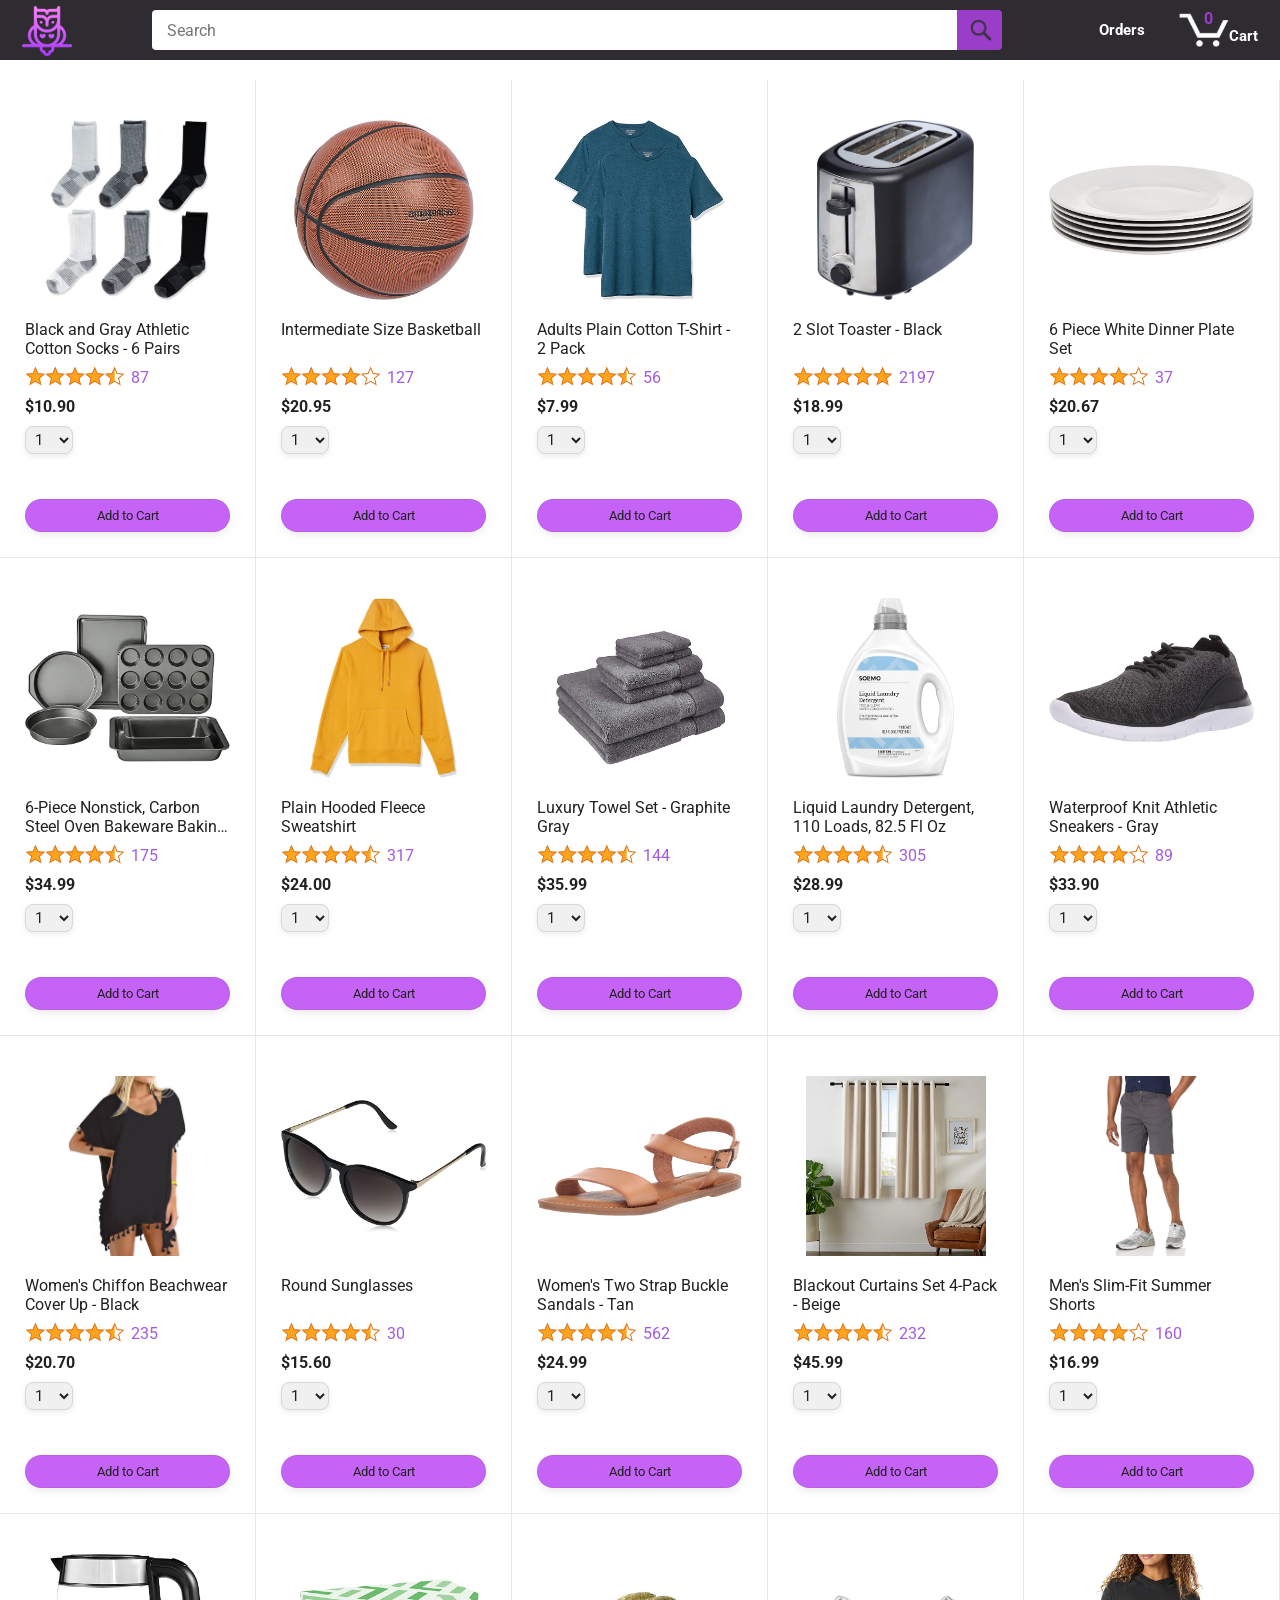
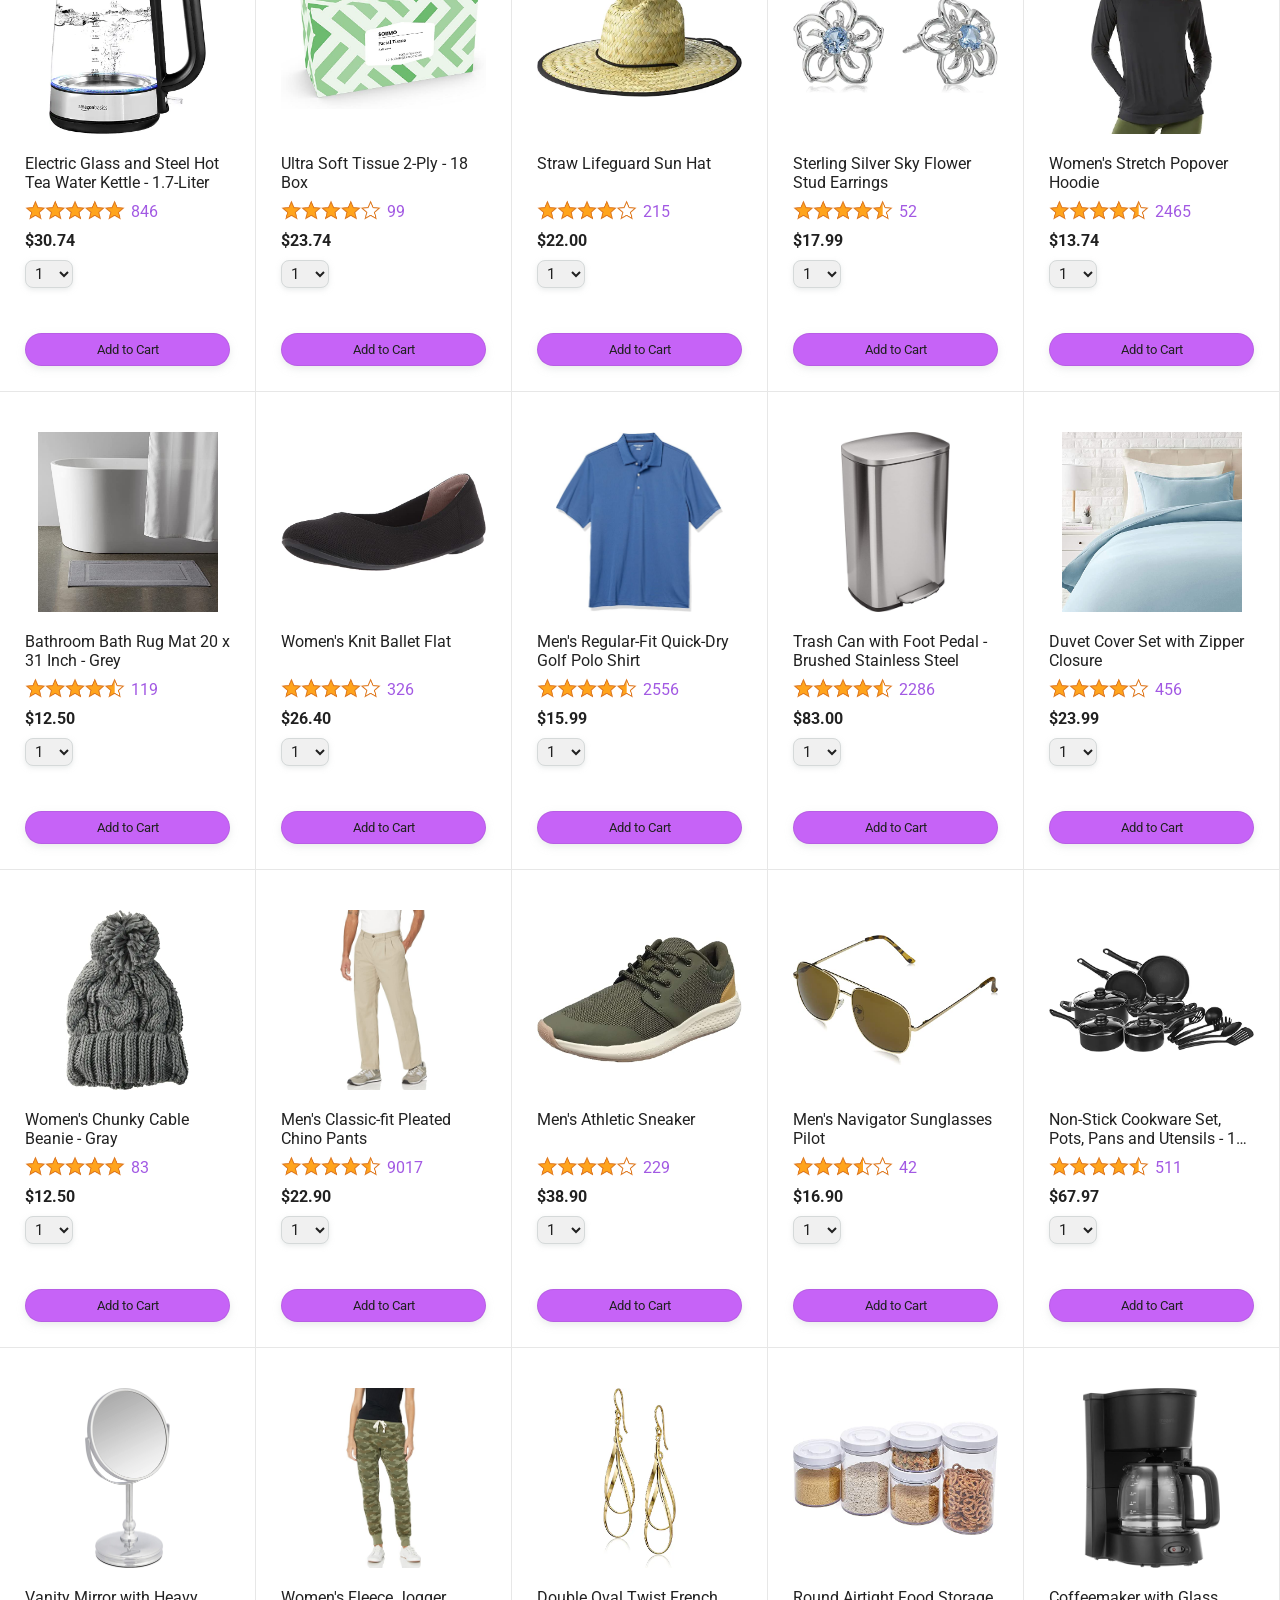
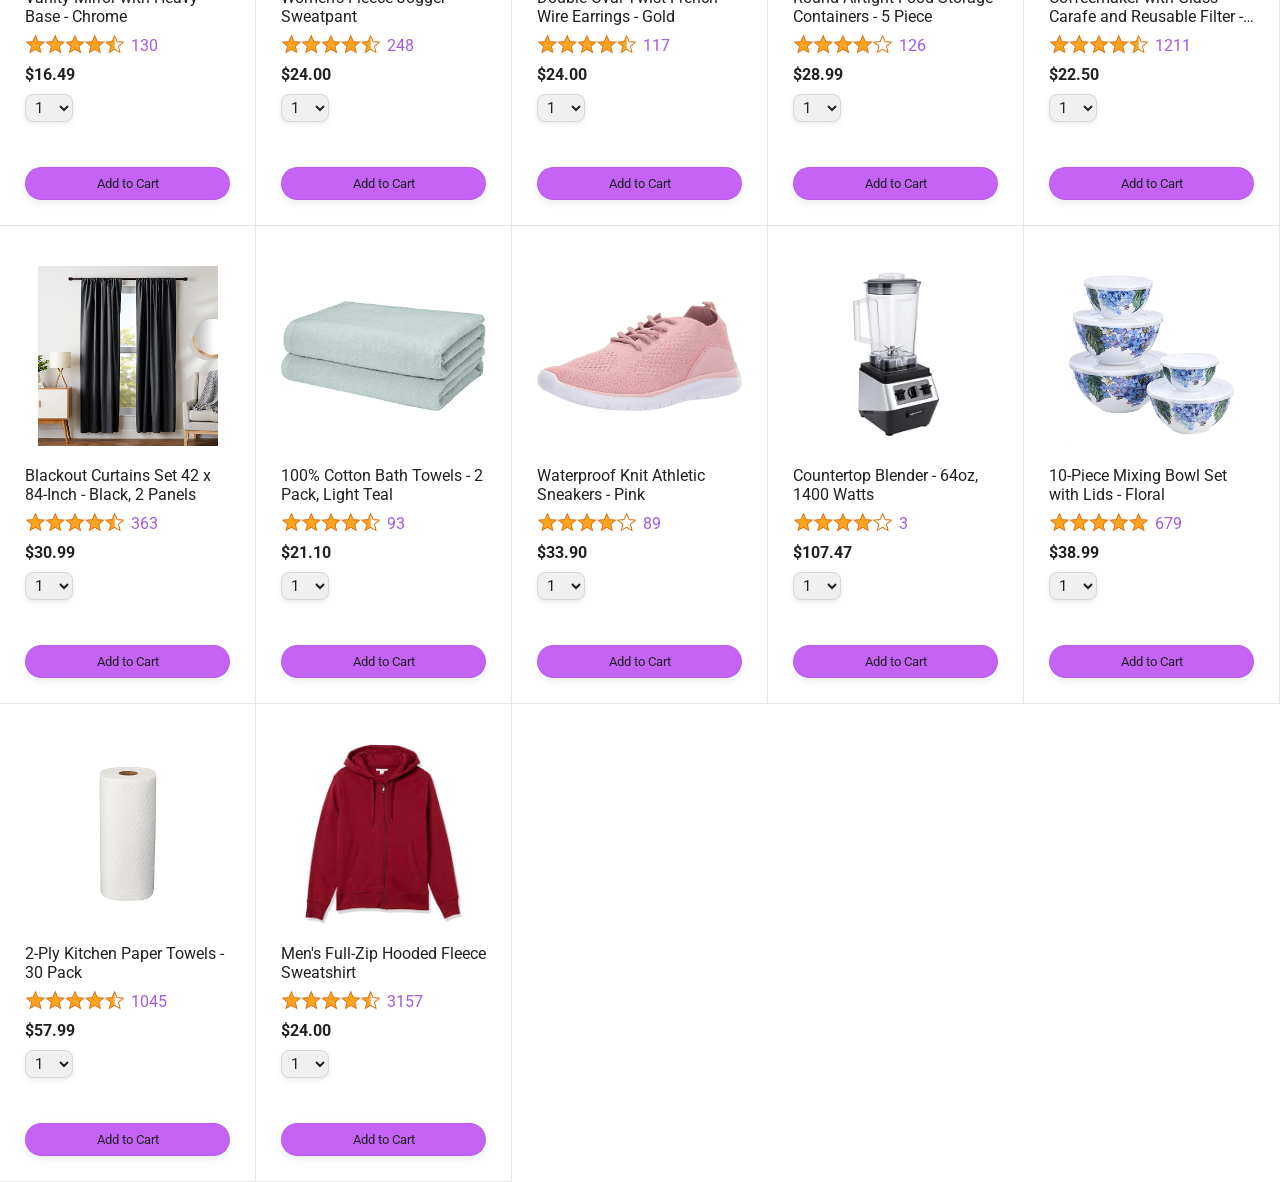
<file: index.html>
<!DOCTYPE html>
<html>
  <head>
    <title>E-Store</title>
    <link rel="icon" href="images/E-Store-logo.png" type="image/png">

    <!-- This code is needed for responsive design to work.
      (Responsive design = make the website look good on
      smaller screen sizes like a phone or a tablet). -->
    <meta name="viewport" content="width=device-width, initial-scale=1">

    <!-- Load a font called Roboto from Google Fonts. -->
    <link rel="preconnect" href="https://fonts.googleapis.com">
    <link rel="preconnect" href="https://fonts.gstatic.com" crossorigin>
    <link href="https://fonts.googleapis.com/css2?family=Roboto:wght@400;500;700&display=swap" rel="stylesheet">

    <!-- Here are the CSS files for this page. -->
    <link rel="stylesheet" href="styles/shared/general.css">
    <link rel="stylesheet" href="styles/shared/E-Store-header.css">
    <link rel="stylesheet" href="styles/pages/E-Store.css">
  </head>
  <body>
    <div class="E-Store-header">
      <div class="E-Store">
        <a href="E-Store.html" class="header-link">
          <img class="E-Store-logo"
            src="images/E-Store-logo.png">
        </a>
      </div>

      <div class="E-Store-header-middle-section">
        <input class="search-bar" type="text" placeholder="Search">

        <button class="search-button">
          <img class="search-icon" src="images/icons/search-icon.png">
        </button>
      </div>

      <div class="E-Store-header-right-section">
        <a class="orders-link header-link" href="orders.html">
          <span class="orders-text">Orders</span>
        </a>

        <a class="cart-link header-link" href="checkout.html">
          <img class="cart-icon" src="images/icons/cart-icon.png">
          <div class="cart-quantity  js-cart-quantity">0</div>
          <div class="cart-text">Cart</div>
        </a>
      </div>
    </div>
     
    <div class="main">
      <div class="products-grid js-products-grid">
      </div>
    </div>

    <script type="module" src="scripts/E-Store.js"></script>
  </body>
</html>
</file>
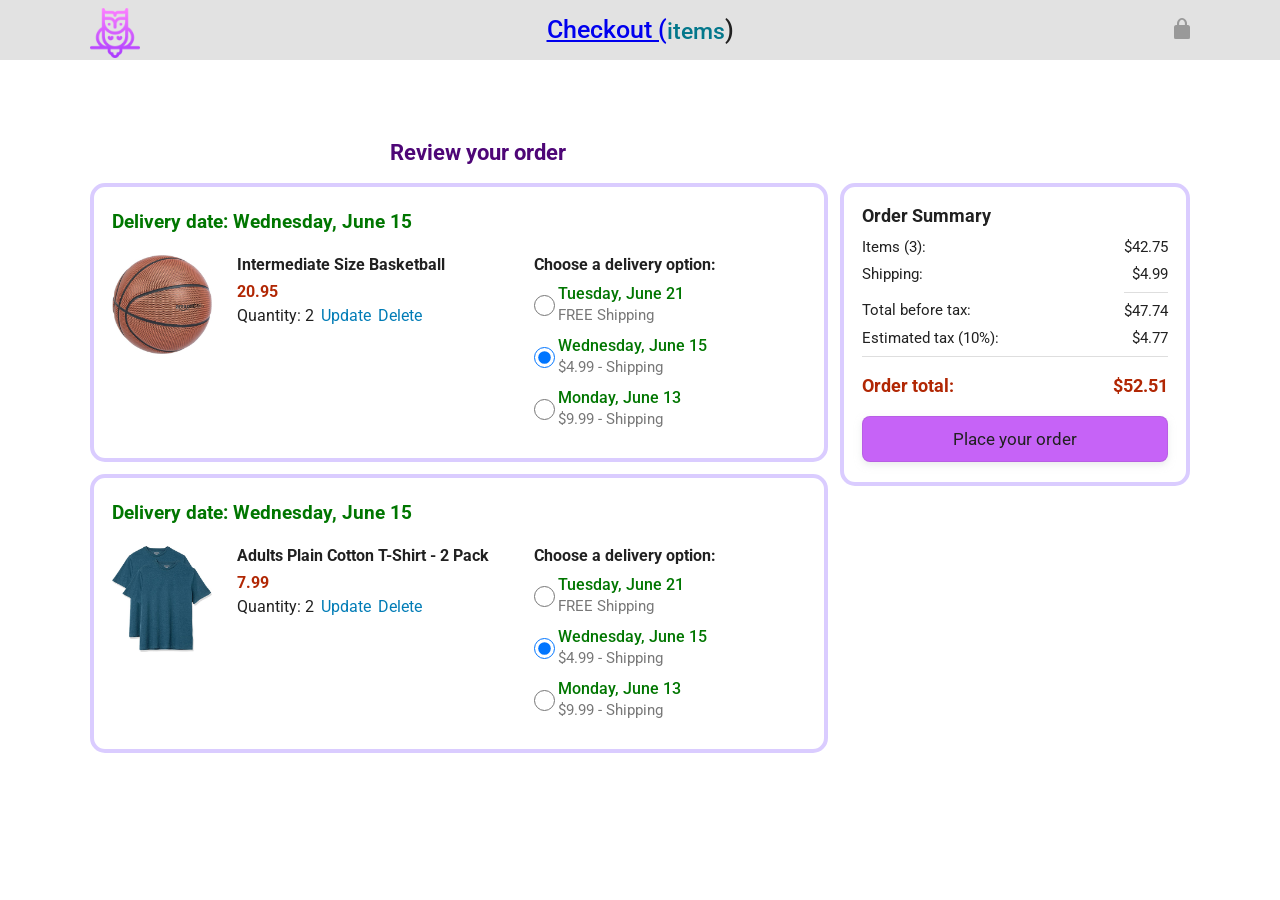
<file: checkout.html>
<!DOCTYPE html>
<html>
  <head>
    <title>Checkout</title>
    <link rel="icon" href="images/E-Store-logo.png" type="image/png">
    <!-- This code is needed for responsive design to work.
      (Responsive design = make the website look good on
      smaller screen sizes like a phone or a tablet). -->
    <meta name="viewport" content="width=device-width, initial-scale=1">

    <!-- Load a font called Roboto from Google Fonts. -->
    <link rel="preconnect" href="https://fonts.googleapis.com">
    <link rel="preconnect" href="https://fonts.gstatic.com" crossorigin>
    <link href="https://fonts.googleapis.com/css2?family=Roboto:wght@400;500;700&display=swap" rel="stylesheet">

    <!-- Here are the CSS files for this page. -->
    <link rel="stylesheet" href="styles/shared/general.css">
    <link rel="stylesheet" href="styles/pages/checkout/checkout-header.css">
    <link rel="stylesheet" href="styles/pages/checkout/checkout.css">
  </head>
  <body>
    <div class="checkout-header">
      <div class="header-content">
        <div class="checkout-header-left-section">
          <a href="E-Store.html">
            <img class="E-Store-logo" src="images/E-Store-logo.png">
        </div>

        <div class="checkout-header-middle-section">
          Checkout (<a class="return-to-home-link"
            href="E-Store.html">items</a>)
        </div>

        <div class="checkout-header-right-section">
          <img src="images/icons/checkout-lock-icon.png">
        </div>
      </div>
    </div>

    <div class="main">
      <div class="page-title">Review your order</div>

      <div class="checkout-grid">
        <div class="order-summary js-order-summary ">
          
        </div>

        <div class="payment-summary">
          <div class="payment-summary-title">
            Order Summary
          </div>

          <div class="payment-summary-row">
            <div>Items (3):</div>
            <div class="payment-summary-money">$42.75</div>
          </div>

          <div class="payment-summary-row">
            <div>Shipping:</div>
            <div class="payment-summary-money">$4.99</div>
          </div>

          <div class="payment-summary-row subtotal-row">
            <div>Total before tax:</div>
            <div class="payment-summary-money">$47.74</div>
          </div>

          <div class="payment-summary-row">
            <div>Estimated tax (10%):</div>
            <div class="payment-summary-money">$4.77</div>
          </div>

          <div class="payment-summary-row total-row">
            <div>Order total:</div>
            <div class="payment-summary-money">$52.51</div>
          </div>

          <button class="place-order-button button-primary">
            Place your order
          </button>
        </div>
      </div>
    </div>
    <script type = "module" src="scripts/checkout.js"></script>
  </body>
</html>
</file>
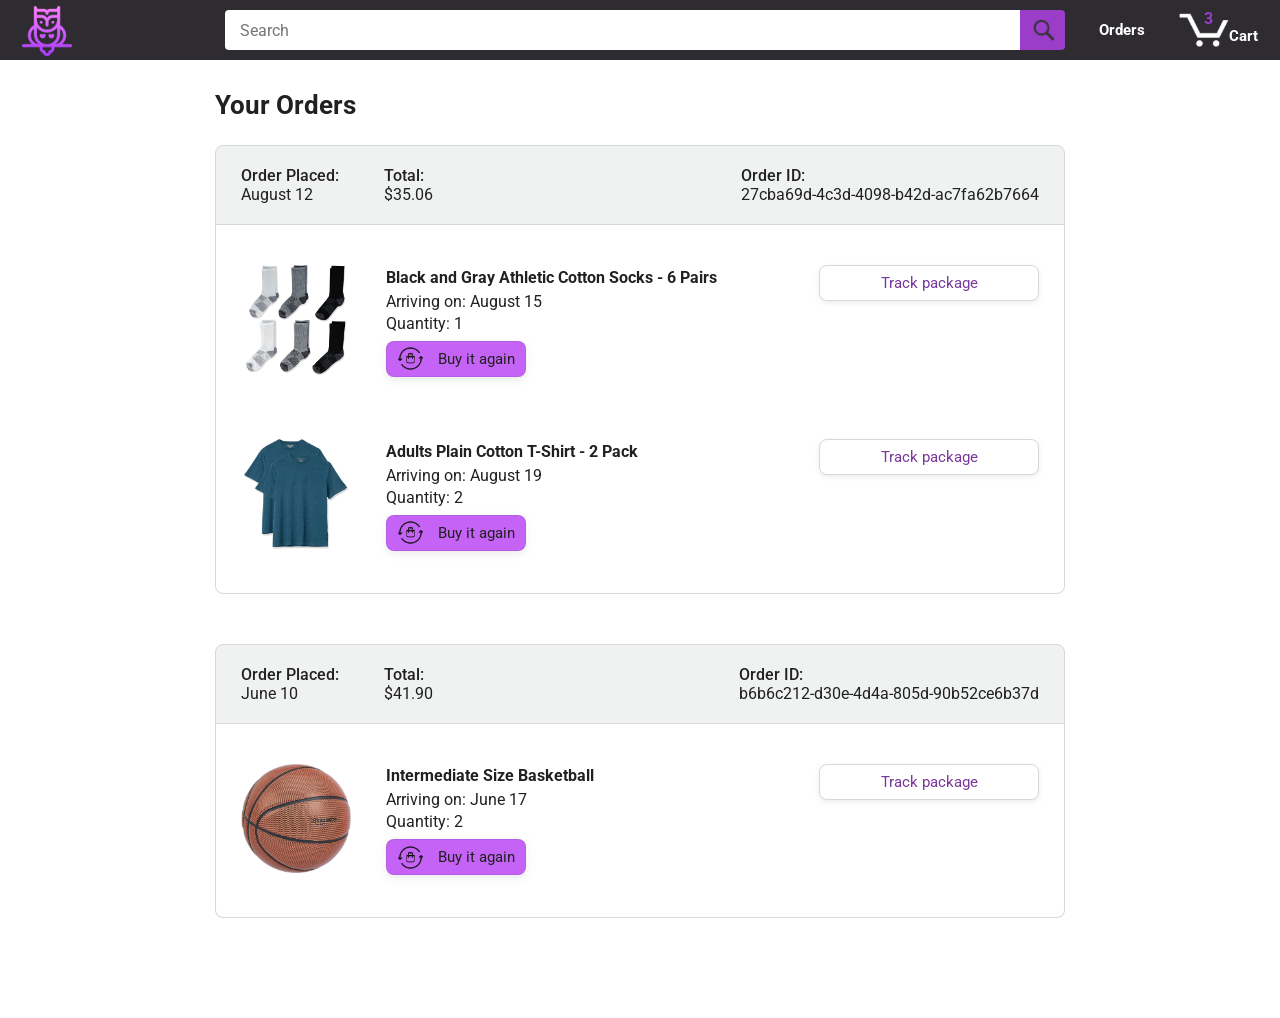
<file: orders.html>
<!DOCTYPE html>
<html>
  <head>
    <title>Orders</title>
    <link rel="icon" href="images/E-Store-logo.png" type="image/png">
    <!-- This code is needed for responsive design to work.
      (Responsive design = make the website look good on
      smaller screen sizes like a phone or a tablet). -->
    <meta name="viewport" content="width=device-width, initial-scale=1">

    <!-- Load a font called Roboto from Google Fonts. -->
    <link rel="preconnect" href="https://fonts.googleapis.com">
    <link rel="preconnect" href="https://fonts.gstatic.com" crossorigin>
    <link href="https://fonts.googleapis.com/css2?family=Roboto:wght@400;500;700&display=swap" rel="stylesheet">

    <!-- Here are the CSS files for this page. -->
    <link rel="stylesheet" href="styles/shared/general.css">
    <link rel="stylesheet" href="styles/shared/E-Store-header.css">
    <link rel="stylesheet" href="styles/pages/orders.css">
  </head>
  <body>
    <div class="E-Store-header">
      <div class="E-Store-header-left-section">
        <a href="E-Store.html" class="header-link">
          <img class="E-Store-logo"
            src="images/E-Store-logo.png">
        </a>
      </div>

      <div class="E-Store-header-middle-section">
        <input class="search-bar" type="text" placeholder="Search">

        <button class="search-button">
          <img class="search-icon" src="images/icons/search-icon.png">
        </button>
      </div>

      <div class="E-Store-header-right-section">
        <a class="orders-link header-link" href="orders.html">
          <span class="orders-text">Orders</span>
        </a>

        <a class="cart-link header-link" href="checkout.html">
          <img class="cart-icon" src="images/icons/cart-icon.png">
          <div class="cart-quantity">3</div>
          <div class="cart-text">Cart</div>
        </a>
      </div>
    </div>

    <div class="main">
      <div class="page-title">Your Orders</div>

      <div class="orders-grid">
        <div class="order-container">
          
          <div class="order-header">
            <div class="order-header-left-section">
              <div class="order-date">
                <div class="order-header-label">Order Placed:</div>
                <div>August 12</div>
              </div>
              <div class="order-total">
                <div class="order-header-label">Total:</div>
                <div>$35.06</div>
              </div>
            </div>

            <div class="order-header-right-section">
              <div class="order-header-label">Order ID:</div>
              <div>27cba69d-4c3d-4098-b42d-ac7fa62b7664</div>
            </div>
          </div>

          <div class="order-details-grid">
            <div class="product-image-container">
              <img src="images/products/athletic-cotton-socks-6-pairs.jpg">
            </div>

            <div class="product-details">
              <div class="product-name">
                Black and Gray Athletic Cotton Socks - 6 Pairs
              </div>
              <div class="product-delivery-date">
                Arriving on: August 15
              </div>
              <div class="product-quantity">
                Quantity: 1
              </div>
              <button class="buy-again-button button-primary">
                <img class="buy-again-icon" src="images/icons/buy-again.png">
                <span class="buy-again-message">Buy it again</span>
              </button>
            </div>

            <div class="product-actions">
              <a href="tracking.html">
                <button class="track-package-button button-secondary">
                  Track package
                </button>
              </a>
            </div>

            <div class="product-image-container">
              <img src="images/products/adults-plain-cotton-tshirt-2-pack-teal.jpg">
            </div>

            <div class="product-details">
              <div class="product-name">
                Adults Plain Cotton T-Shirt - 2 Pack
              </div>
              <div class="product-delivery-date">
                Arriving on: August 19
              </div>
              <div class="product-quantity">
                Quantity: 2
              </div>
              <button class="buy-again-button button-primary">
                <img class="buy-again-icon" src="images/icons/buy-again.png">
                <span class="buy-again-message">Buy it again</span>
              </button>
            </div>

            <div class="product-actions">
              <a href="tracking.html">
                <button class="track-package-button button-secondary">
                  Track package
                </button>
              </a>
            </div>
          </div>
        </div>

        <div class="order-container">

          <div class="order-header">
            <div class="order-header-left-section">
              <div class="order-date">
                <div class="order-header-label">Order Placed:</div>
                <div>June 10</div>
              </div>
              <div class="order-total">
                <div class="order-header-label">Total:</div>
                <div>$41.90</div>
              </div>
            </div>

            <div class="order-header-right-section">
              <div class="order-header-label">Order ID:</div>
              <div>b6b6c212-d30e-4d4a-805d-90b52ce6b37d</div>
            </div>
          </div>

          <div class="order-details-grid">
            <div class="product-image-container">
              <img src="images/products/intermediate-composite-basketball.jpg">
            </div>

            <div class="product-details">
              <div class="product-name">
                Intermediate Size Basketball
              </div>
              <div class="product-delivery-date">
                Arriving on: June 17
              </div>
              <div class="product-quantity">
                Quantity: 2
              </div>
              <button class="buy-again-button button-primary">
                <img class="buy-again-icon" src="images/icons/buy-again.png">
                <span class="buy-again-message">Buy it again</span>
              </button>
            </div>

            <div class="product-actions">
              <a href="tracking.html">
                <button class="track-package-button button-secondary">
                  Track package
                </button>
              </a>
            </div>
          </div>
        </div>
      </div>
    </div>
  </body>
</html>
</file>
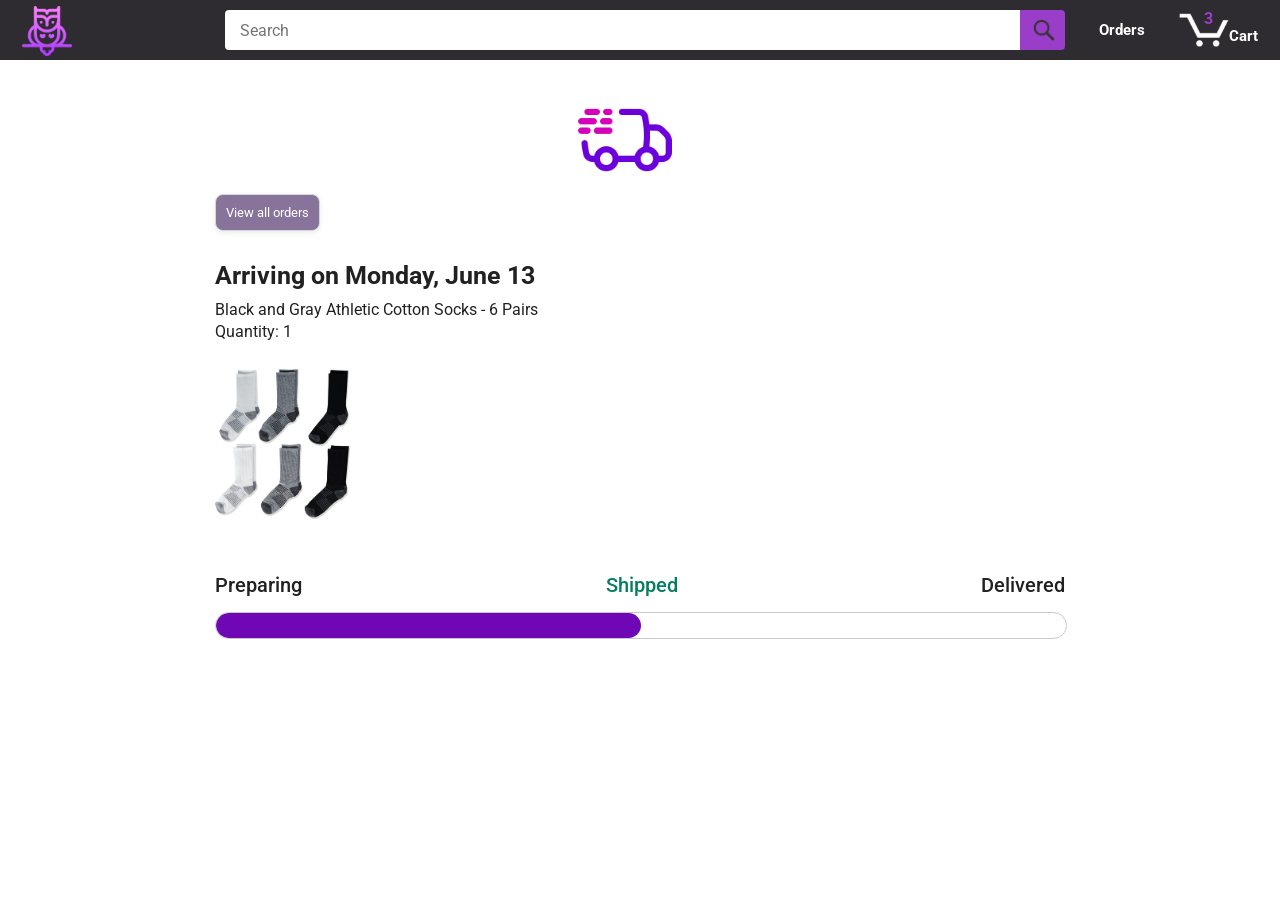
<file: tracking.html>
<!DOCTYPE html>
<html>
  <head>
    <title>Tracking</title>
    <link rel="icon" href="images/E-Store-logo.png" type="image/png">
    <!-- This code is needed for responsive design to work.
      (Responsive design = make the website look good on
      smaller screen sizes like a phone or a tablet). -->
    <meta name="viewport" content="width=device-width, initial-scale=1">

    <!-- Load a font called Roboto from Google Fonts. -->
    <link rel="preconnect" href="https://fonts.googleapis.com">
    <link rel="preconnect" href="https://fonts.gstatic.com" crossorigin>
    <link href="https://fonts.googleapis.com/css2?family=Roboto:wght@400;500;700&display=swap" rel="stylesheet">

    <!-- Here are the CSS files for this page. -->
    <link rel="stylesheet" href="styles/shared/general.css">
    <link rel="stylesheet" href="styles/shared/E-Store-header.css">
    <link rel="stylesheet" href="styles/pages/tracking.css">
  </head>
  <body>
    <div class="E-Store-header">
      <div class="E-Store-header-left-section">
        <a href="E-Store.html" class="header-link">
          <img class="E-Store-logo"
            src="images/E-Store-logo.png">
        </a>
      </div>

      <div class="E-Store-header-middle-section">
        <input class="search-bar" type="text" placeholder="Search">

        <button class="search-button">
          <img class="search-icon" src="images/icons/search-icon.png">
        </button>
      </div>

      <div class="E-Store-header-right-section">
        <a class="orders-link header-link" href="orders.html">
          <span class="orders-text">Orders</span>
        </a>

        <a class="cart-link header-link" href="checkout.html">
          <img class="cart-icon" src="images/icons/cart-icon.png">
          <div class="cart-quantity">3</div>
          <div class="cart-text">Cart</div>
        </a>
      </div>
    </div>

    <div class="main">

      <img src="images/icons/truck.png" class="truck-icon">

      <div class="order-tracking">
        <button class="back-to-orders button-secondary" onclick="window.location.href='orders.html'">
          View all orders
        </button>

        <div class="delivery-date">
          Arriving on Monday, June 13
        </div>

        <div class="product-info">
          Black and Gray Athletic Cotton Socks - 6 Pairs
        </div>

        <div class="product-info">
          Quantity: 1
        </div>

        <img class="product-image" src="images/products/athletic-cotton-socks-6-pairs.jpg">

        <div class="progress-labels-container">
          <div class="progress-label">
            Preparing
          </div>
          <div class="progress-label current-status">
            Shipped
          </div>
          <div class="progress-label">
            Delivered
          </div>
        </div>

        <div class="progress-bar-container">
          <div class="progress-bar"></div>
        </div>
      </div>

    </div>
  </body>
</html>
</file>
<file: styles/shared/general.css>
body {
  font-family: Roboto, Arial;
  color: rgb(33, 33, 33);
  margin: 0;
}


p {
  margin: 0;
}

button {
  cursor: pointer;
}

select {
  cursor: pointer;
}

input, select, button {
  font-family: Roboto, Arial;
}

.button-primary {
  color: rgb(33, 33, 33);
  background-color: rgb(198, 99, 247);
  border: 1px solid rgba(125, 74, 150, 0.188);
  border-radius: 8px;
  cursor: pointer;
  box-shadow: 0 3px 7px rgba(213, 217, 217, 0.5);
}

.button-primary:hover {
  background-color: rgb(183, 88, 230);
  border: 1px solid rgba(198, 99, 247, 0.24);
}

.button-primary:active {
  background: rgb(160, 30, 225);
  border-color: rgb(198, 99, 247);
  box-shadow: none;
}

.button-secondary {
  color: rgba(100, 23, 136, 0.853);
  background: white;
  border: 1px solid rgb(213, 217, 217);
  border-radius: 8px;
  cursor: pointer;
  box-shadow: 0 2px 5px rgba(213, 217, 217, 0.5);
}

.button-secondary:hover {
  background-color: rgb(249, 244, 251);
}

.button-secondary:active {
  background-color: rgb(245, 234, 250);
  box-shadow: none;
}

/* These styles will limit text to 2 lines. Anything
   beyond 2 lines will be replaced with "..."
   You can find this code by using an A.I. tool or by
   searching in Google.
   https://css-tricks.com/almanac/properties/l/line-clamp/ */
.limit-text-to-2-lines {
  display: -webkit-box;
  -webkit-line-clamp: 2;
  -webkit-box-orient: vertical;
  overflow: hidden;
}

.link-primary {
  color: rgb(1, 124, 182);
  cursor: pointer;
}

.link-primary:hover {
  color: rgb(196, 80, 0);
}

/* Styles for dropdown selectors. */
select {
  color: rgb(33, 33, 33);
  background-color: rgb(240, 240, 240);
  border: 1px solid rgb(213, 217, 217);
  border-radius: 8px;
  padding: 3px 5px;
  font-size: 15px;
  cursor: pointer;
  box-shadow: 0 2px 5px rgba(213, 217, 217, 0.5);
}

select:focus,

input:focus {
  outline: 2px solid rgb(255, 153, 0);
}
</file>
<file: styles/shared/E-Store-header.css>
.E-Store-header {
  background-color: rgba(4, 0, 7, 0.829);
  color: white;
  padding-left: 15px;
  padding-right: 15px;

  display:flex;
  align-items: center;
  justify-content: space-between;

  position: fixed;
  top: 0;
  left: 0;
  right: 0;
  height: 60px;
}

.E-Store-header-left-section {
  width: 200px;
}

@media (max-width: 800px) {
  .E-Store-header-left-section {
    width: unset;
  }
}

.header-link {
  display: inline-block;
  padding: 6px;
  border-radius: 2px;
  cursor: pointer;
  text-decoration: none;
  border: 1px solid rgba(0, 0, 0, 0);
}


.E-Store-logo {
  width: 50px;
  margin-top: 5px;
}


.E-Store-header-middle-section {
  flex: 1;
  max-width: 850px;
  margin-left: 10px;
  margin-right: 20px;
  display: flex;
}

.search-bar {
  flex: 1;
  width: 0;
  font-size: 16px;
  height: 38px;
  padding-left: 15px;
  border: none;
  border-top-left-radius: 4px;
  border-bottom-left-radius: 4px;
  border-top-right-radius: 0;
  border-bottom-right-radius: 0;
}


.search-button {
  background-color: rgb(154, 62, 201);
  border: none;
  width: 45px;
  height: 40px;
  border-top-right-radius: 4px;
  border-bottom-right-radius: 4px;
  flex-shrink: 0;
}

.search-icon {
  height: 22px;
  margin-left: 2px;
  margin-top: 3px;
}

.E-Store-header-right-section {
  width: 180px;
  flex-shrink: 0;
  display: flex;
  justify-content: end;
}

.orders-link {
  color: white;
}

.orders-text {
  padding: 10px 20px;
  display: block;
  font-size: 15px;
  font-weight: 700;
}

.cart-link {
  color: white;
  display: flex;
  align-items: center;
  position: relative;
}

.cart-icon {
  width: 50px;
}

.cart-text {
  margin-top: 12px;
  font-size: 15px;
  font-weight: 700;
}

.cart-quantity {
  color: rgb(154, 62, 201);
  font-size: 16px;
  font-weight: 700;

  position: absolute;
  top: 4px;
  left: 22px;
  
  width: 26px;
  text-align: center;
}
</file>
<file: styles/pages/E-Store.css>
.main {
  margin-top: 80px;
}

.products-grid {
  display: grid;

  /* - In CSS Grid, 1fr means a column will take up the
       remaining space in the grid.
     - If we write 1fr 1fr ... 1fr; 8 times, this will
       divide the grid into 8 columns, each taking up an
       equal amount of the space.
     - repeat(8, 1fr); is a shortcut for repeating "1fr"
       8 times (instead of typing out "1fr" 8 times).
       repeat(...) is a special property that works with
       display: grid; */
  grid-template-columns: repeat(8, 1fr);
}

/* @media is used to create responsive design (making the
   website look good on any screen size). This @media
   means when the screen width is 2000px or less, we
   will divide the grid into 7 columns instead of 8. */
@media (max-width: 2000px) {
  .products-grid {
    grid-template-columns: repeat(7, 1fr);
  }
}

/* This @media means when the screen width is 1600px or
   less, we will divide the grid into 6 columns. */
@media (max-width: 1600px) {
  .products-grid {
    grid-template-columns: repeat(6, 1fr);
  }
}

@media (max-width: 1300px) {
  .products-grid {
    grid-template-columns: repeat(5, 1fr);
  }
}

@media (max-width: 1000px) {
  .products-grid {
    grid-template-columns: repeat(4, 1fr);
  }
}

@media (max-width: 800px) {
  .products-grid {
    grid-template-columns: repeat(3, 1fr);
  }
}

@media (max-width: 575px) {
  .products-grid {
    grid-template-columns: repeat(2, 1fr);
  }
}

@media (max-width: 450px) {
  .products-grid {
    grid-template-columns: 1fr;
  }
}

.product-container {
  padding-top: 40px;
  padding-bottom: 25px;
  padding-left: 25px;
  padding-right: 25px;

  border-right: 1px solid rgb(231, 231, 231);
  border-bottom: 1px solid rgb(231, 231, 231);

  display: flex;
  flex-direction: column;
}

.product-image-container {
  display: flex;
  justify-content: center;
  align-items: center;

  height: 180px;
  margin-bottom: 20px;
}

.product-image {
  /* Images will overflow their container by default. To
    prevent this, we set max-width and max-height to 100%
    so they stay inside their container. */
  max-width: 100%;
  max-height: 100%;
}

.product-name {
  height: 40px;
  margin-bottom: 5px;
}

.product-rating-container {
  display: flex;
  align-items: center;
  margin-bottom: 10px;
}

.product-rating-stars {
  width: 100px;
  margin-right: 6px;
}

.product-rating-count {
  color: rgba(151, 68, 223, 0.889);
  cursor: pointer;
  margin-top: 3px;
}

.product-price {
  font-weight: 700;
  margin-bottom: 10px;
}

.product-quantity-container {
  margin-bottom: 17px;
}

.product-spacer {
  flex: 1;
}

.added-to-cart {
  color: rgb(6, 125, 98);
  font-size: 16px;

  display: flex;
  align-items: center;
  margin-bottom: 8px;

  /* At first, the "Added to cart" message will
     be invisible. Use JavaScript to change the
     opacity and make it visible. */
  opacity: 0;
}

.added-to-cart img {
  height: 20px;
  margin-right: 5px;
}

.add-to-cart-button {
  width: 100%;
  padding: 8px;
  border-radius: 50px;
}
</file>
<file: styles/pages/checkout/checkout-header.css>
.checkout-header {
  height: 60px;
  padding-left: 30px;
  padding-right: 30px;
  background-color: rgb(226, 226, 226);

  display: flex;
  justify-content: center;

  position: fixed;
  top: 0;
  left: 0;
  right: 0;
  z-index: 1000;
}

.header-content {
  width: 100%;
  max-width: 1100px;

  display: flex;
  align-items: center;
}

.checkout-header-left-section {
  width: 150px;
}

.E-Store-logo {
  width: 50px;
  margin-top: 10px;
}


/* @media is used to create responsive design (making the
   website look good on any screen size). This @media
   means when the screen width is 575px or less, different
   styles (inside the {...}) will be applied. */
@media (max-width: 575px) {
  .checkout-header-left-section {
    width: auto;
  }

  .E-Store-logo{
    display: inline-block;
    height: 35px;
    margin-top: 5px;
  }
}

.checkout-header-middle-section {
  flex: 1;
  flex-shrink: 0;
  text-align: center;

  font-size: 25px;
  font-weight: 500;

  display: flex;
  justify-content: center;
}

.return-to-home-link {
  padding-top: 3px;
  color: rgb(3, 119, 139);
  font-size: 23px;
  text-decoration: none;
  cursor: pointer;
}

@media (max-width: 1000px) {
  .checkout-header-middle-section {
    font-size: 20px;
    margin-right: 60px;
  }

  .return-to-home-link {
    font-size: 18px;
  }
}

@media (max-width: 575px) {
  .checkout-header-middle-section {
    margin-right: 5px;
  }
}

.checkout-header-right-section {
  text-align: right;
  width: 150px;
}

@media (max-width: 1000px) {
  .checkout-header-right-section {
    width: auto;
  }
}
</file>
<file: styles/pages/checkout/checkout.css>
.main {
  max-width: 1100px;
  padding-left: 30px;
  padding-right: 30px;

  margin-top: 140px;
  margin-bottom: 100px;

  /* margin-left: auto;
     margin-right auto;
     Is a trick for centering an element horizontally
     without needing a container. */
  margin-left: auto;
  margin-right: auto;
}

.page-title {
  font-weight: 700;
  font-size: 22px;
  margin-bottom: 18px;
  margin-left: 300px;
  color: rgb(78, 6, 119);
}

.checkout-grid {
  display: grid;
  /* Here, 1fr means the first column will take
     up the remaining space in the grid. */
  grid-template-columns: 1fr 350px;
  column-gap: 12px;

  /* Use align-items: start; to prevent the elements
     in the grid from stretching vertically. */
  align-items: start;
}

@media (max-width: 1000px) {
  .main {
    max-width: 500px;
  }

  .checkout-grid {
    grid-template-columns: 1fr;
  }
}

.cart-item-container,
.payment-summary {
  border: 4px solid rgba(72, 0, 254, 0.201);
  border-radius: 15px;
  padding: 18px;
}

.cart-item-container {
  margin-bottom: 12px;
}

.payment-summary {
  padding-bottom: 5px;
}

@media (max-width: 1000px) {
  .payment-summary {
    /* grid-row: 1 means this element will be placed into row
      1 in the grid. (Normally, the row that an element is
      placed in is determined by the order of the elements in
      the HTML. grid-row overrides this default ordering). */
    grid-row: 1;
    margin-bottom: 12px;
  }
}

.delivery-date {
  color: rgb(0, 118, 0);
  font-weight: 700;
  font-size: 19px;
  margin-top: 5px;
  margin-bottom: 22px;
}

.cart-item-details-grid {
  display: grid;
  /* 100px 1fr 1fr; means the 2nd and 3rd column will
     take up half the remaining space in the grid
     (they will divide up the remaining space evenly). */
  grid-template-columns: 100px 1fr 1fr;
  column-gap: 25px;
}

@media (max-width: 1000px) {
  .cart-item-details-grid {
    grid-template-columns: 100px 1fr;
    row-gap: 30px;
  }
}

.product-image {
  max-width: 100%;
  max-height: 120px;

  /* margin-left: auto;
     margin-right auto;
     Is a trick for centering an element horizontally
     without needing a container. */
  margin-left: auto;
  margin-right: auto;
}

.product-name {
  font-weight: 700;
  margin-bottom: 8px;
}

.product-price {
  color: rgb(177, 39, 4);
  font-weight: 700;
  margin-bottom: 5px;
}

.product-quantity .link-primary {
  margin-left: 3px;
}

@media (max-width: 1000px) {
  .delivery-options {
    /* grid-column: 1 means this element will be placed
       in column 1 in the grid. (Normally, the column that
       an element is placed in is determined by the order
       of the elements in the HTML. grid-column overrides
       this default ordering).
       
       / span 2 means this element will take up 2 columns
       in the grid (Normally, each element takes up 1
       column in the grid). */
    grid-column: 1 / span 2;
  }
}

.delivery-options-title {
  font-weight: 700;
  margin-bottom: 10px;
}

.delivery-option {
  display: grid;
  grid-template-columns: 24px 1fr;
  margin-bottom: 12px;
  cursor: pointer;
}

.delivery-option-input {
  margin-left: 0px;
  cursor: pointer;
}

.delivery-option-date {
  color: rgb(0, 118, 0);
  font-weight: 500;
  margin-bottom: 3px;
}

.delivery-option-price {
  color: rgb(120, 120, 120);
  font-size: 15px;
}

.payment-summary-title {
  font-weight: 700;
  font-size: 18px;
  margin-bottom: 12px;
}

.payment-summary-row {
  display: grid;
  /* 1fr auto; means the width of the 2nd column will be
     determined by the elements inside the column (auto).
     The 1st column will take up the remaining space. */
  grid-template-columns: 1fr auto;

  font-size: 15px;
  margin-bottom: 9px;
}

.payment-summary-money {
  text-align: right;
}

.subtotal-row .payment-summary-money {
  border-top: 1px solid rgb(222, 222, 222);
}

.subtotal-row div {
  padding-top: 9px;
}

.total-row {
  color: rgb(177, 39, 4);
  font-weight: 700;
  font-size: 18px;

  border-top: 1px solid rgb(222, 222, 222);
  padding-top: 18px;
}

.place-order-button {
  width: 100%;
  padding-top: 12px;
  padding-bottom: 12px;
  border-radius: 8px;
  font-size: 17px;
  margin-top: 11px;
  margin-bottom: 15px;
}
</file>
<file: styles/pages/orders.css>
.main {
  max-width: 850px;
  margin-top: 90px;
  margin-bottom: 100px;
  padding-left: 20px;
  padding-right: 20px;

  /* margin-left: auto;
     margin-right auto;
     Is a trick for centering an element horizontally
     without needing a container. */
  margin-left: auto;
  margin-right: auto;
}

.page-title {
  font-weight: 700;
  font-size: 26px;
  margin-bottom: 25px;
}

.orders-grid {
  display: grid;
  grid-template-columns: 1fr;
  row-gap: 50px;
}

.order-header {
  background-color: rgb(240, 242, 242);
  border: 1px solid rgb(213, 217, 217);

  display: flex;
  align-items: center;
  justify-content: space-between;

  padding: 20px 25px;
  border-top-left-radius: 8px;
  border-top-right-radius: 8px;
}

.order-header-left-section {
  display: flex;
  flex-shrink: 0;
}

.order-header-label {
  font-weight: 500;
}

.order-date,
.order-total {
  margin-right: 45px;
}

.order-header-right-section {
  flex-shrink: 1;
}

@media (max-width: 575px) {
  .order-header {
    flex-direction: column;
    align-items: start;
    line-height: 23px;
    padding: 15px;
  }

  .order-header-left-section {
    flex-direction: column;
  }

  .order-header-label {
    margin-right: 5px;
  }

  .order-date,
  .order-total {
    display: grid;
    grid-template-columns: auto 1fr;
    margin-right: 0;
  }

  .order-header-right-section {
    display: grid;
    grid-template-columns: auto 1fr;
  }
}

.order-details-grid {
  padding: 40px 25px;
  border: 1px solid rgb(213, 217, 217);
  border-top: none;
  border-bottom-left-radius: 8px;
  border-bottom-right-radius: 8px;

  display: grid;
  grid-template-columns: 110px 1fr 220px;
  column-gap: 35px;
  row-gap: 60px;
  align-items: center;
}

@media (max-width: 800px) {
  .order-details-grid {
    grid-template-columns: 110px 1fr;
    row-gap: 0;
    padding-bottom: 8px;
  }
}

@media (max-width: 450px) {
  .order-details-grid {
    grid-template-columns: 1fr;
  }
}

.product-image-container {
  text-align: center;
}

.product-image-container img {
  max-width: 110px;
  max-height: 110px;
}

.product-name {
  font-weight: 700;
  margin-bottom: 5px;
}

.product-delivery-date {
  margin-bottom: 3px;
}

.product-quantity {
  margin-bottom: 8px;
}

.buy-again-button {
  font-size: 15px;
  width: 140px;
  height: 36px;
  border-radius: 8px;

  display: flex;
  align-items: center;
  justify-content: center;
}

.buy-again-icon {
  width: 25px;
  margin-right: 15px;
}

.product-actions {
  align-self: start;
}

.track-package-button {
  width: 100%;
  font-size: 15px;
  padding: 8px;
}

@media (max-width: 800px) {
  .buy-again-button {
    margin-bottom: 10px;
  }

  .product-actions {
    /* grid-column: 2 means this element will be placed
       in column 2 in the grid. (Normally, the column that
       an element is placed in is determined by the order
       of the elements in the HTML. grid-column overrides
       this default ordering). */
    grid-column: 2;
    margin-bottom: 30px;
  }

  .track-package-button {
    width: 140px;
  }
}

@media (max-width: 450px) {
  .product-image-container {
    text-align: center;
    margin-bottom: 25px;
  }

  .product-image-container img {
    max-width: 150px;
    max-height: 150px;
  }

  .product-name {
    margin-bottom: 10px;
  }

  .product-quantity {
    margin-bottom: 15px;
  }

  .buy-again-button {
    width: 100%;
    margin-bottom: 15px;
  }

  .product-actions {
    /* grid-column: auto; undos grid-column: 2; from above.
       This element will now be placed in its normal column
       in the grid. */
    grid-column: auto;
    margin-bottom: 70px;
  }

  .track-package-button {
    width: 100%;
    padding: 12px;
  }
}
</file>
<file: styles/pages/tracking.css>
.main {
  max-width: 850px;
  margin-top: 90px;
  margin-bottom: 100px;
  padding-left: 30px;
  padding-right: 30px;

  /* margin-left: auto;
     margin-right auto;
     Is a trick for centering an element horizontally
     without needing a container. */
  margin-left: auto;
  margin-right: auto;
}

.back-to-orders {
  padding: 10px;
  margin-bottom: 30px;
  color: rgb(255, 255, 255);
  background-color: rgba(38, 1, 73, 0.547);
}

.back-to-orders:hover{
  background-color: rgba(38, 1, 73, 0.677);
}

.back-to-orders:active{
  background-color: rgba(38, 1, 73, 0.792);
}

.delivery-date {
  font-size: 25px;
  font-weight: 700;
  margin-bottom: 10px;
}

.product-info {
  margin-bottom: 3px;
}

.product-image {
  max-width: 150px;
  max-height: 150px;
  margin-top: 25px;
  margin-bottom: 50px;
}

.progress-labels-container {
  display: flex;
  justify-content: space-between;
  font-size: 20px;
  font-weight: 500;
  margin-bottom: 15px;
}

.current-status {
  color: rgb(6, 125, 98);
}

@media (max-width: 575px) {
  .progress-labels-container {
    font-size: 16px;
  }
}

@media (max-width: 450px) {
  .progress-labels-container {
    flex-direction: column;
    margin-bottom: 5px;
  }

  .progress-label {
    margin-bottom: 3px;
  }
}

.progress-bar-container {
  height: 25px;
  width: 100%;

  border: 1px solid rgb(200, 200, 200);
  border-radius: 50px;
  overflow: hidden;
}

.progress-bar {
  height: 100%;
  background-color: rgb(111, 8, 180);
  border-radius: 50px;
  width: 50%;
}

.truck-icon{
  max-width: 100px;
  max-height: 100px;
  margin-left: 360px;
}
</file>
